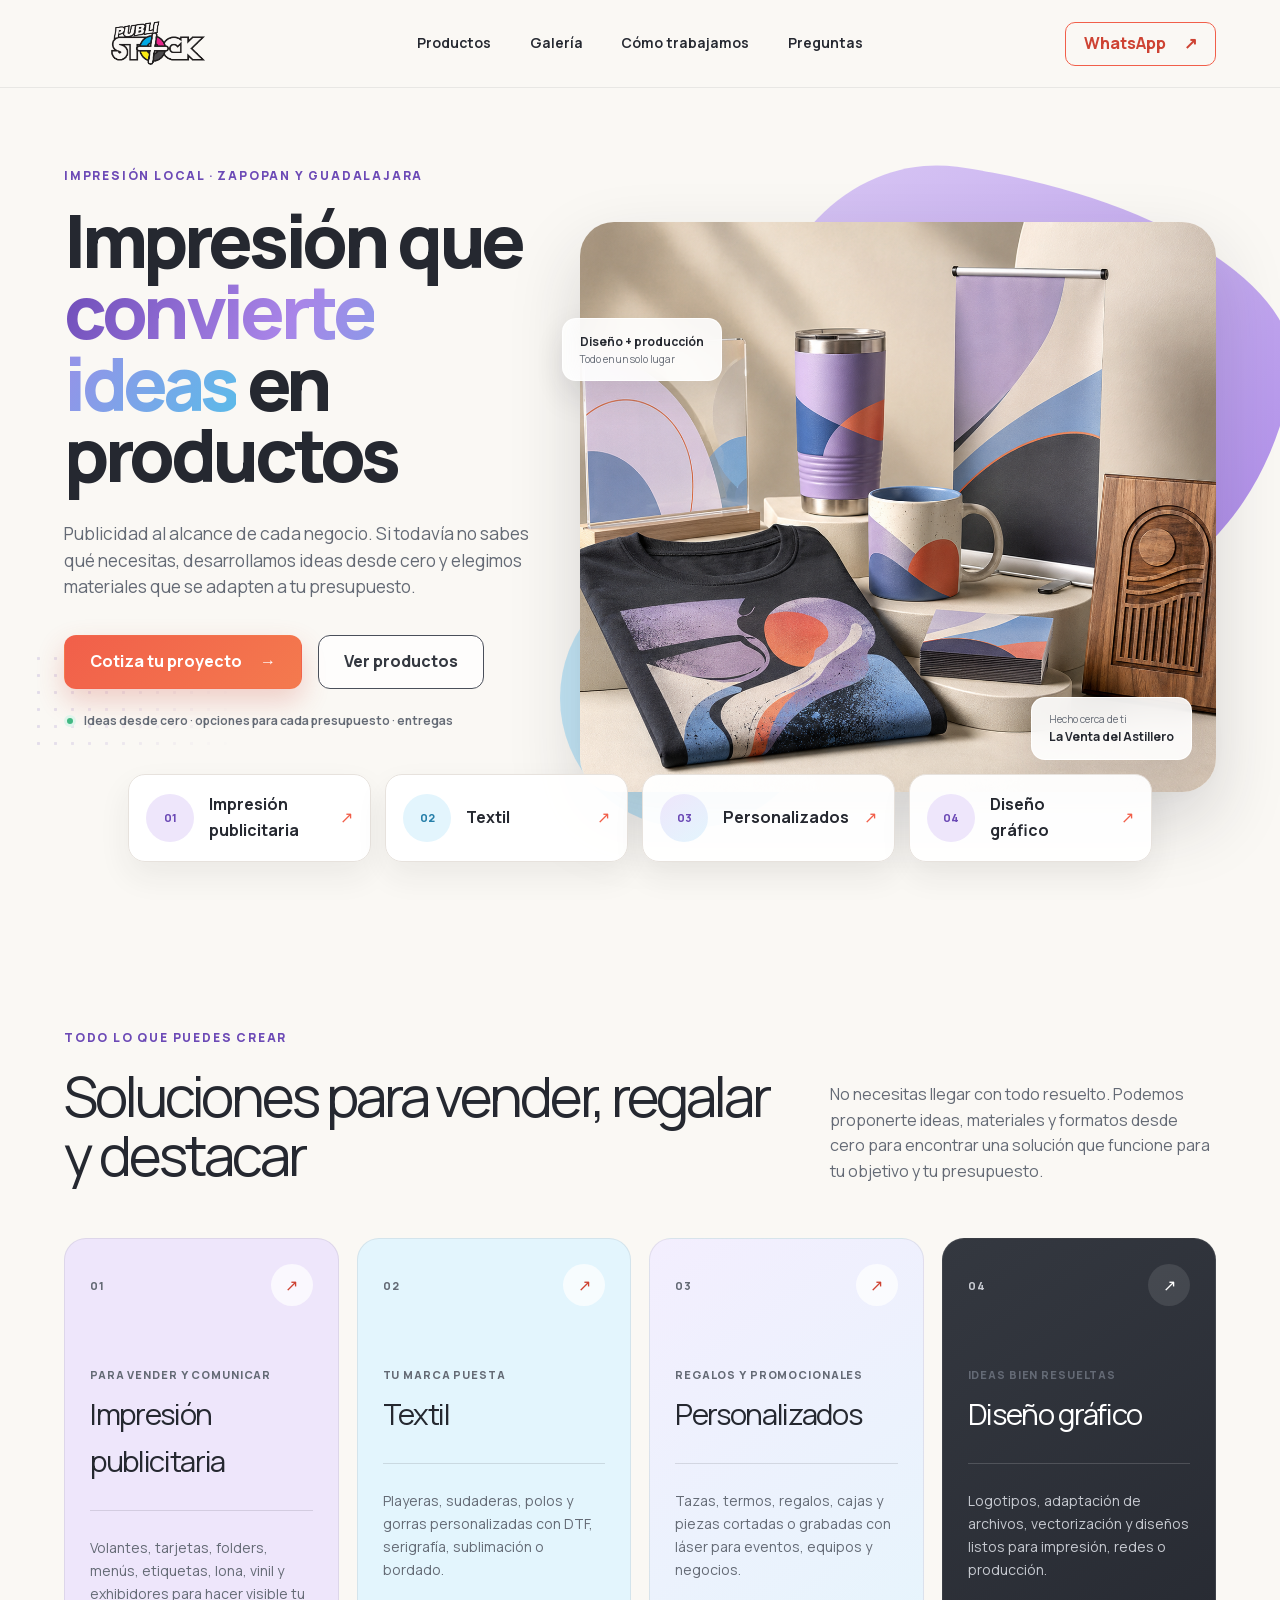
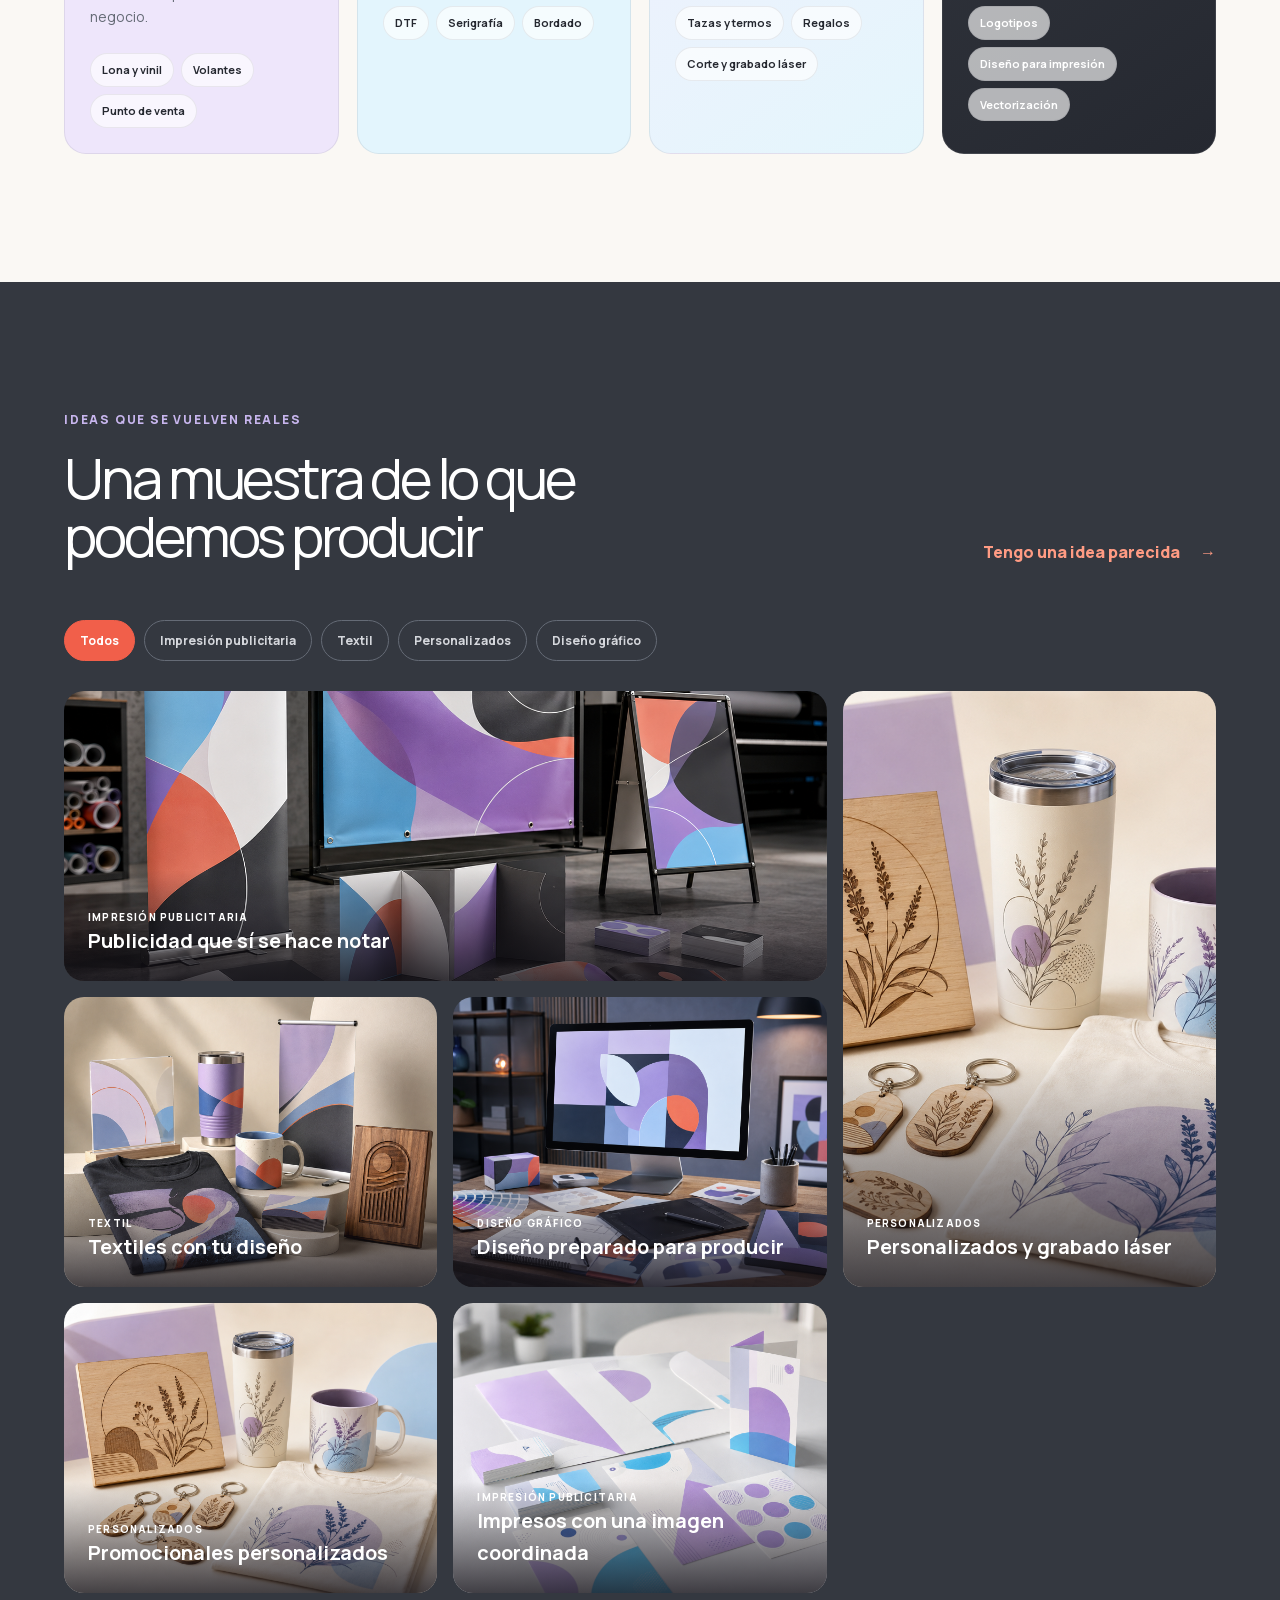
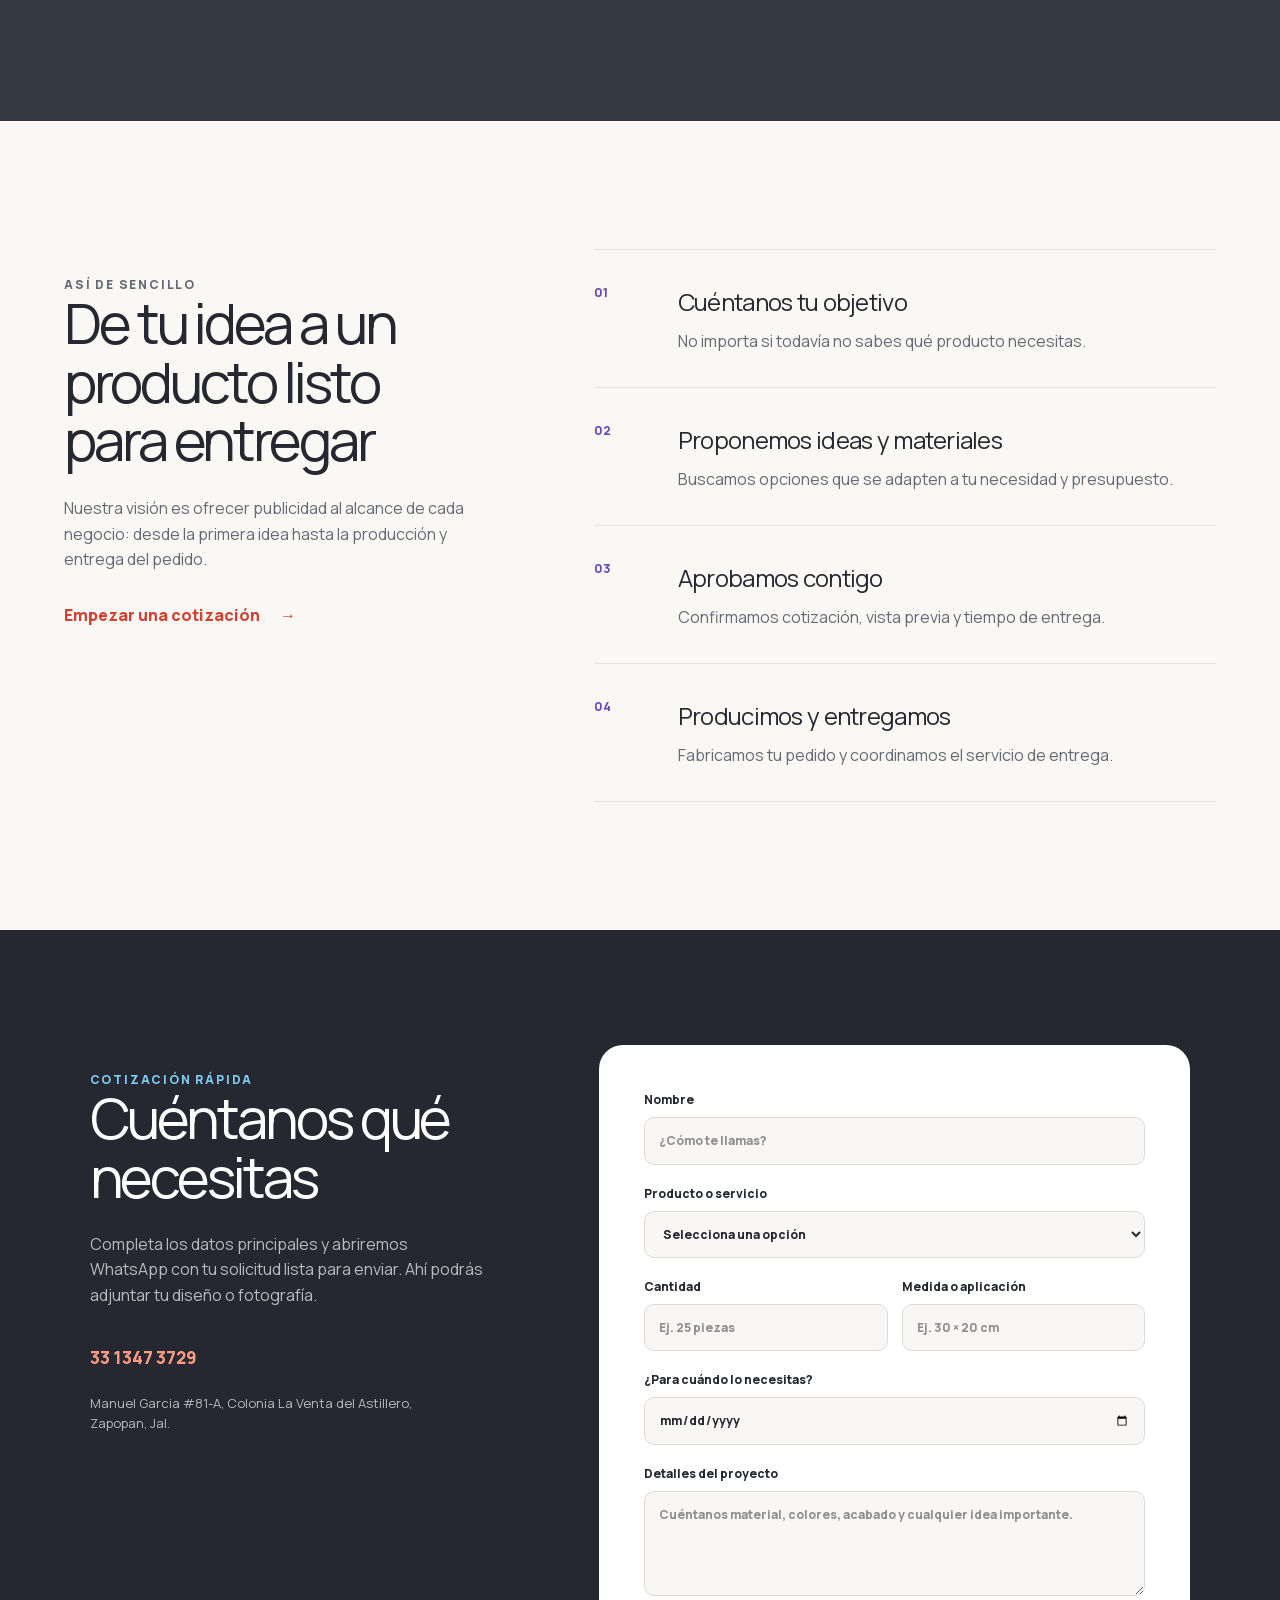
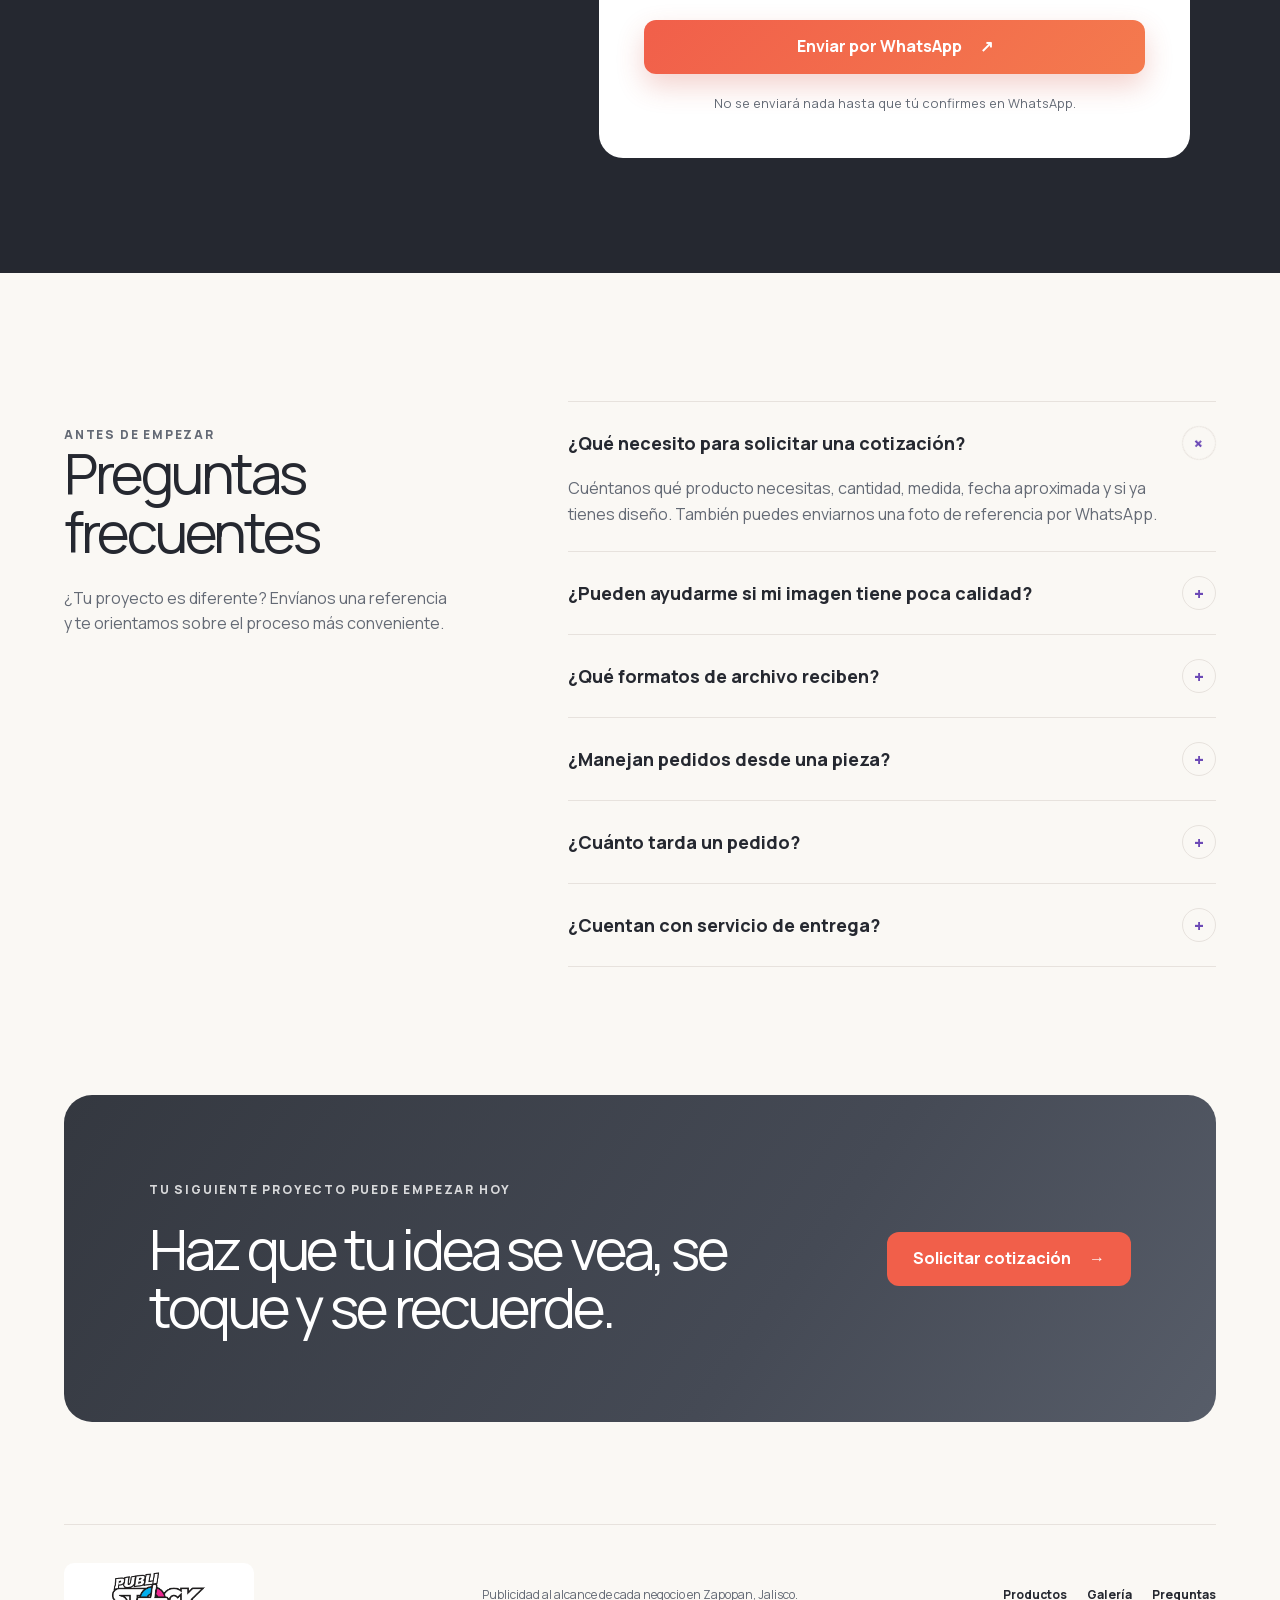
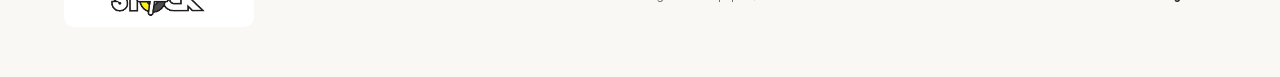
<file: index.html>
<!DOCTYPE html><html lang="es"><head><meta charSet="utf-8"/><meta name="viewport" content="width=device-width, initial-scale=1"/><link rel="preload" href="/_next/static/media/a343f882a40d2cc9-s.p.0kho-wj7-y-w1.woff2" as="font" crossorigin="" type="font/woff2"/><link rel="preload" as="image" href="/logo-publi-stock.webp"/><link rel="preload" as="image" href="/images/hero-productos-v2.png"/><link rel="stylesheet" href="/_next/static/chunks/0c._jbwckanuw.css" data-precedence="next"/><link rel="preload" as="script" fetchPriority="low" href="/_next/static/chunks/11qk_vpw_zwkf.js"/><script src="/_next/static/chunks/0d-5~.f~0wtco.js" async=""></script><script src="/_next/static/chunks/10u3y4bw1ayzs.js" async=""></script><script src="/_next/static/chunks/turbopack-0e47rfx~.~3-8.js" async=""></script><script src="/_next/static/chunks/0fsi8lw5utejl.js" async=""></script><script src="/_next/static/chunks/0d3tkj33oycf2.js" async=""></script><script src="/_next/static/chunks/0k.ggf.jw8zp5.js" async=""></script><meta name="next-size-adjust" content=""/><title>Publi Stock | Publicidad e impresión en Zapopan</title><meta name="description" content="Publicidad al alcance de cada negocio: diseño, impresión, personalizados, textiles y corte láser en La Venta del Astillero, Zapopan."/><meta name="codex-preview" content="development"/><link rel="shortcut icon" href="/favicon.svg"/><link rel="icon" href="/favicon.svg"/><script src="/_next/static/chunks/03~yq9q893hmn.js" noModule=""></script></head><body class="manrope_de7b2fa9-module__1ltb7q__variable antialiased"><div hidden=""><!--$--><!--/$--></div><main><header class="site-header"><a class="brand" href="#inicio" aria-label="Ir al inicio"><img alt="Publi Stock" width="320" height="185" decoding="async" data-nimg="1" class="brand-logo" style="color:transparent" src="/logo-publi-stock.webp"/></a><nav class="desktop-nav" aria-label="Navegación principal"><a href="#productos">Productos</a><a href="#galeria">Galería</a><a href="#proceso">Cómo trabajamos</a><a href="#preguntas">Preguntas</a></nav><a class="button button-small button-outline" href="https://wa.me/523313473729" target="_blank" rel="noreferrer">WhatsApp <span aria-hidden="true">↗</span></a></header><section class="hero" id="inicio"><div class="hero-copy reveal"><p class="eyebrow">Impresión local · Zapopan y Guadalajara</p><h1>Impresión que <span>convierte ideas</span> en productos</h1><p class="hero-description">Publicidad al alcance de cada negocio. Si todavía no sabes qué necesitas, desarrollamos ideas desde cero y elegimos materiales que se adapten a tu presupuesto.</p><div class="hero-actions"><a class="button button-primary" href="#cotiza">Cotiza tu proyecto <span aria-hidden="true">→</span></a><a class="button button-secondary" href="#productos">Ver productos</a></div><div class="hero-note"><span class="status-dot" aria-hidden="true"></span>Ideas desde cero · opciones para cada presupuesto · entregas</div></div><div class="hero-visual reveal reveal-delay" aria-hidden="true"><div class="hero-shape hero-shape-one"></div><div class="hero-shape hero-shape-two"></div><img alt="" width="1200" height="900" decoding="async" data-nimg="1" style="color:transparent" src="/images/hero-productos-v2.png"/><div class="floating-label floating-label-top"><strong>Diseño + producción</strong><span>Todo en un solo lugar</span></div><div class="floating-label floating-label-bottom"><span>Hecho cerca de ti</span><strong>La Venta del Astillero</strong></div></div><div class="hero-categories" aria-label="Categorías principales"><a href="#impresion"><span class="category-number lilac">0<!-- -->1</span><strong>Impresión publicitaria</strong><span class="category-arrow" aria-hidden="true">↗</span></a><a href="#textil"><span class="category-number blue">0<!-- -->2</span><strong>Textil</strong><span class="category-arrow" aria-hidden="true">↗</span></a><a href="#personalizados"><span class="category-number mixed">0<!-- -->3</span><strong>Personalizados</strong><span class="category-arrow" aria-hidden="true">↗</span></a><a href="#diseno"><span class="category-number graphite">0<!-- -->4</span><strong>Diseño gráfico</strong><span class="category-arrow" aria-hidden="true">↗</span></a></div></section><section class="section products-section" id="productos"><div class="section-heading"><div><p class="eyebrow">Todo lo que puedes crear</p><h2>Soluciones para vender, regalar y destacar</h2></div><p>No necesitas llegar con todo resuelto. Podemos proponerte ideas, materiales y formatos desde cero para encontrar una solución que funcione para tu objetivo y tu presupuesto.</p></div><div class="product-grid"><article class="product-card product-lilac" id="impresion"><div class="product-card-top"><span>0<!-- -->1</span><a href="#cotiza" aria-label="Cotizar Impresión publicitaria">↗</a></div><p>Para vender y comunicar</p><h3>Impresión publicitaria</h3><div class="product-divider"></div><p class="product-description">Volantes, tarjetas, folders, menús, etiquetas, lona, vinil y exhibidores para hacer visible tu negocio.</p><ul><li>Lona y vinil</li><li>Volantes</li><li>Punto de venta</li></ul></article><article class="product-card product-blue" id="textil"><div class="product-card-top"><span>0<!-- -->2</span><a href="#cotiza" aria-label="Cotizar Textil">↗</a></div><p>Tu marca puesta</p><h3>Textil</h3><div class="product-divider"></div><p class="product-description">Playeras, sudaderas, polos y gorras personalizadas con DTF, serigrafía, sublimación o bordado.</p><ul><li>DTF</li><li>Serigrafía</li><li>Bordado</li></ul></article><article class="product-card product-mixed" id="personalizados"><div class="product-card-top"><span>0<!-- -->3</span><a href="#cotiza" aria-label="Cotizar Personalizados">↗</a></div><p>Regalos y promocionales</p><h3>Personalizados</h3><div class="product-divider"></div><p class="product-description">Tazas, termos, regalos, cajas y piezas cortadas o grabadas con láser para eventos, equipos y negocios.</p><ul><li>Tazas y termos</li><li>Regalos</li><li>Corte y grabado láser</li></ul></article><article class="product-card product-graphite" id="diseno"><div class="product-card-top"><span>0<!-- -->4</span><a href="#cotiza" aria-label="Cotizar Diseño gráfico">↗</a></div><p>Ideas bien resueltas</p><h3>Diseño gráfico</h3><div class="product-divider"></div><p class="product-description">Logotipos, adaptación de archivos, vectorización y diseños listos para impresión, redes o producción.</p><ul><li>Logotipos</li><li>Diseño para impresión</li><li>Vectorización</li></ul></article></div></section><section class="section gallery-section" id="galeria"><div class="section-heading gallery-heading"><div><p class="eyebrow">Ideas que se vuelven reales</p><h2>Una muestra de lo que podemos producir</h2></div><a class="text-link" href="#cotiza">Tengo una idea parecida <span aria-hidden="true">→</span></a></div><div class="filter-row" role="group" aria-label="Filtrar galería"><button class="active" type="button" aria-pressed="true">Todos</button><button class="" type="button" aria-pressed="false">Impresión publicitaria</button><button class="" type="button" aria-pressed="false">Textil</button><button class="" type="button" aria-pressed="false">Personalizados</button><button class="" type="button" aria-pressed="false">Diseño gráfico</button></div><div class="gallery-grid" aria-live="polite"><article class="gallery-card gallery-wide"><img alt="" loading="lazy" width="900" height="675" decoding="async" data-nimg="1" style="color:transparent" src="/images/galeria-publicitaria-v2.png"/><div class="gallery-overlay"><span>Impresión publicitaria</span><strong>Publicidad que sí se hace notar</strong></div></article><article class="gallery-card gallery-tall"><img alt="" loading="lazy" width="900" height="675" decoding="async" data-nimg="1" style="color:transparent" src="/images/galeria-personalizados.png"/><div class="gallery-overlay"><span>Personalizados</span><strong>Personalizados y grabado láser</strong></div></article><article class="gallery-card "><img alt="" loading="lazy" width="900" height="675" decoding="async" data-nimg="1" style="color:transparent" src="/images/hero-productos-v2.png"/><div class="gallery-overlay"><span>Textil</span><strong>Textiles con tu diseño</strong></div></article><article class="gallery-card "><img alt="" loading="lazy" width="900" height="675" decoding="async" data-nimg="1" style="color:transparent" src="/images/galeria-diseno-v2.png"/><div class="gallery-overlay"><span>Diseño gráfico</span><strong>Diseño preparado para producir</strong></div></article><article class="gallery-card gallery-crop-sublimation"><img alt="" loading="lazy" width="900" height="675" decoding="async" data-nimg="1" style="color:transparent" src="/images/galeria-personalizados.png"/><div class="gallery-overlay"><span>Personalizados</span><strong>Promocionales personalizados</strong></div></article><article class="gallery-card "><img alt="" loading="lazy" width="900" height="675" decoding="async" data-nimg="1" style="color:transparent" src="/images/galeria-impresion.png"/><div class="gallery-overlay"><span>Impresión publicitaria</span><strong>Impresos con una imagen coordinada</strong></div></article></div></section><section class="section process-section" id="proceso"><div class="process-intro"><p class="eyebrow">Así de sencillo</p><h2>De tu idea a un producto listo para entregar</h2><p>Nuestra visión es ofrecer publicidad al alcance de cada negocio: desde la primera idea hasta la producción y entrega del pedido.</p><a class="text-link" href="#cotiza">Empezar una cotización <span aria-hidden="true">→</span></a></div><ol class="process-list"><li><span>01</span><div><h3>Cuéntanos tu objetivo</h3><p>No importa si todavía no sabes qué producto necesitas.</p></div></li><li><span>02</span><div><h3>Proponemos ideas y materiales</h3><p>Buscamos opciones que se adapten a tu necesidad y presupuesto.</p></div></li><li><span>03</span><div><h3>Aprobamos contigo</h3><p>Confirmamos cotización, vista previa y tiempo de entrega.</p></div></li><li><span>04</span><div><h3>Producimos y entregamos</h3><p>Fabricamos tu pedido y coordinamos el servicio de entrega.</p></div></li></ol></section><section class="quote-section" id="cotiza"><div class="quote-copy"><p class="eyebrow">Cotización rápida</p><h2>Cuéntanos qué necesitas</h2><p>Completa los datos principales y abriremos WhatsApp con tu solicitud lista para enviar. Ahí podrás adjuntar tu diseño o fotografía.</p><div class="contact-list"><a href="https://wa.me/523313473729">33 1347 3729</a><address>Manuel Garcia #81-A, Colonia La Venta del Astillero, Zapopan, Jal.</address></div></div><form class="quote-form"><label>Nombre<input placeholder="¿Cómo te llamas?" required="" name="name"/></label><label>Producto o servicio<select name="service" required=""><option value="" disabled="" selected="">Selecciona una opción</option><option>Impresión publicitaria</option><option>Textil / DTF / Serigrafía</option><option>Personalizados / Sublimación / Láser</option><option>Diseño gráfico</option><option>Otro proyecto</option></select></label><div class="form-row"><label>Cantidad<input placeholder="Ej. 25 piezas" required="" name="quantity"/></label><label>Medida o aplicación<input placeholder="Ej. 30 × 20 cm" name="size"/></label></div><label>¿Para cuándo lo necesitas?<input type="date" name="date"/></label><label>Detalles del proyecto<textarea name="details" placeholder="Cuéntanos material, colores, acabado y cualquier idea importante." rows="4" required=""></textarea></label><button class="button button-primary submit-button" type="submit">Enviar por WhatsApp <span aria-hidden="true">↗</span></button><small>No se enviará nada hasta que tú confirmes en WhatsApp.</small></form></section><section class="section faq-section" id="preguntas"><div class="faq-heading"><p class="eyebrow">Antes de empezar</p><h2>Preguntas frecuentes</h2><p>¿Tu proyecto es diferente? Envíanos una referencia y te orientamos sobre el proceso más conveniente.</p></div><div class="faq-list"><details open=""><summary>¿Qué necesito para solicitar una cotización?<!-- --> <span aria-hidden="true">+</span></summary><p>Cuéntanos qué producto necesitas, cantidad, medida, fecha aproximada y si ya tienes diseño. También puedes enviarnos una foto de referencia por WhatsApp.</p></details><details><summary>¿Pueden ayudarme si mi imagen tiene poca calidad?<!-- --> <span aria-hidden="true">+</span></summary><p>Sí. Revisamos tu archivo y, cuando hace falta, podemos limpiarlo, reconstruirlo, vectorizarlo o regenerarlo antes de producir.</p></details><details><summary>¿Qué formatos de archivo reciben?<!-- --> <span aria-hidden="true">+</span></summary><p>Trabajamos con PDF, CDR, AI, SVG, PNG y JPG. Para impresión recomendamos archivos a buena resolución y, cuando aplica, con fondo transparente.</p></details><details><summary>¿Manejan pedidos desde una pieza?<!-- --> <span aria-hidden="true">+</span></summary><p>Sí, varios productos personalizados pueden realizarse desde una pieza. Otros procesos, como serigrafía u offset, funcionan mejor por volumen.</p></details><details><summary>¿Cuánto tarda un pedido?<!-- --> <span aria-hidden="true">+</span></summary><p>Depende del producto, cantidad y acabado. Al cotizar confirmamos el tiempo real antes de iniciar para que puedas planear tu entrega.</p></details><details><summary>¿Cuentan con servicio de entrega?<!-- --> <span aria-hidden="true">+</span></summary><p>Sí. Podemos coordinar la entrega de tu pedido. Al cotizar confirmamos cobertura, condiciones y costo según la ubicación y el tipo de producto.</p></details></div></section><section class="final-cta"><div><p class="eyebrow">Tu siguiente proyecto puede empezar hoy</p><h2>Haz que tu idea se vea, se toque y se recuerde.</h2></div><a class="button button-light" href="#cotiza">Solicitar cotización <span aria-hidden="true">→</span></a></section><footer><a class="brand footer-brand" href="#inicio"><img alt="Publi Stock" loading="lazy" width="320" height="185" decoding="async" data-nimg="1" class="brand-logo footer-logo" style="color:transparent" src="/logo-publi-stock.webp"/></a><p>Publicidad al alcance de cada negocio en Zapopan, Jalisco.</p><div><a href="#productos">Productos</a><a href="#galeria">Galería</a><a href="#preguntas">Preguntas</a></div></footer><a class="mobile-whatsapp" href="https://wa.me/523313473729" target="_blank" rel="noreferrer" aria-label="Abrir WhatsApp para cotizar">WhatsApp</a></main><!--$--><!--/$--><script src="/_next/static/chunks/11qk_vpw_zwkf.js" id="_R_" async=""></script><script>(self.__next_f=self.__next_f||[]).push([0])</script><script>self.__next_f.push([1,"1:\"$Sreact.fragment\"\n2:I[39756,[\"/_next/static/chunks/0fsi8lw5utejl.js\",\"/_next/static/chunks/0d3tkj33oycf2.js\"],\"default\"]\n3:I[37457,[\"/_next/static/chunks/0fsi8lw5utejl.js\",\"/_next/static/chunks/0d3tkj33oycf2.js\"],\"default\"]\n4:I[47257,[\"/_next/static/chunks/0fsi8lw5utejl.js\",\"/_next/static/chunks/0d3tkj33oycf2.js\"],\"ClientPageRoot\"]\n5:I[31713,[\"/_next/static/chunks/0fsi8lw5utejl.js\",\"/_next/static/chunks/0d3tkj33oycf2.js\",\"/_next/static/chunks/0k.ggf.jw8zp5.js\"],\"default\"]\n8:I[97367,[\"/_next/static/chunks/0fsi8lw5utejl.js\",\"/_next/static/chunks/0d3tkj33oycf2.js\"],\"OutletBoundary\"]\n9:\"$Sreact.suspense\"\nb:I[97367,[\"/_next/static/chunks/0fsi8lw5utejl.js\",\"/_next/static/chunks/0d3tkj33oycf2.js\"],\"ViewportBoundary\"]\nd:I[97367,[\"/_next/static/chunks/0fsi8lw5utejl.js\",\"/_next/static/chunks/0d3tkj33oycf2.js\"],\"MetadataBoundary\"]\nf:I[68027,[\"/_next/static/chunks/0fsi8lw5utejl.js\",\"/_next/static/chunks/0d3tkj33oycf2.js\"],\"default\",1]\n:HL[\"/_next/static/chunks/0c._jbwckanuw.css\",\"style\"]\n:HL[\"/_next/static/media/a343f882a40d2cc9-s.p.0kho-wj7-y-w1.woff2\",\"font\",{\"crossOrigin\":\"\",\"type\":\"font/woff2\"}]\n"])</script><script>self.__next_f.push([1,"0:{\"P\":null,\"c\":[\"\",\"\"],\"q\":\"\",\"i\":false,\"f\":[[[\"\",{\"children\":[\"__PAGE__\",{}]},\"$undefined\",\"$undefined\",16],[[\"$\",\"$1\",\"c\",{\"children\":[[[\"$\",\"link\",\"0\",{\"rel\":\"stylesheet\",\"href\":\"/_next/static/chunks/0c._jbwckanuw.css\",\"precedence\":\"next\",\"crossOrigin\":\"$undefined\",\"nonce\":\"$undefined\"}],[\"$\",\"script\",\"script-0\",{\"src\":\"/_next/static/chunks/0fsi8lw5utejl.js\",\"async\":true,\"nonce\":\"$undefined\"}],[\"$\",\"script\",\"script-1\",{\"src\":\"/_next/static/chunks/0d3tkj33oycf2.js\",\"async\":true,\"nonce\":\"$undefined\"}]],[\"$\",\"html\",null,{\"lang\":\"es\",\"children\":[\"$\",\"body\",null,{\"className\":\"manrope_de7b2fa9-module__1ltb7q__variable antialiased\",\"children\":[\"$\",\"$L2\",null,{\"parallelRouterKey\":\"children\",\"error\":\"$undefined\",\"errorStyles\":\"$undefined\",\"errorScripts\":\"$undefined\",\"template\":[\"$\",\"$L3\",null,{}],\"templateStyles\":\"$undefined\",\"templateScripts\":\"$undefined\",\"notFound\":[[[\"$\",\"title\",null,{\"children\":\"404: This page could not be found.\"}],[\"$\",\"div\",null,{\"style\":{\"fontFamily\":\"system-ui,\\\"Segoe UI\\\",Roboto,Helvetica,Arial,sans-serif,\\\"Apple Color Emoji\\\",\\\"Segoe UI Emoji\\\"\",\"height\":\"100vh\",\"textAlign\":\"center\",\"display\":\"flex\",\"flexDirection\":\"column\",\"alignItems\":\"center\",\"justifyContent\":\"center\"},\"children\":[\"$\",\"div\",null,{\"children\":[[\"$\",\"style\",null,{\"dangerouslySetInnerHTML\":{\"__html\":\"body{color:#000;background:#fff;margin:0}.next-error-h1{border-right:1px solid rgba(0,0,0,.3)}@media (prefers-color-scheme:dark){body{color:#fff;background:#000}.next-error-h1{border-right:1px solid rgba(255,255,255,.3)}}\"}}],[\"$\",\"h1\",null,{\"className\":\"next-error-h1\",\"style\":{\"display\":\"inline-block\",\"margin\":\"0 20px 0 0\",\"padding\":\"0 23px 0 0\",\"fontSize\":24,\"fontWeight\":500,\"verticalAlign\":\"top\",\"lineHeight\":\"49px\"},\"children\":404}],[\"$\",\"div\",null,{\"style\":{\"display\":\"inline-block\"},\"children\":[\"$\",\"h2\",null,{\"style\":{\"fontSize\":14,\"fontWeight\":400,\"lineHeight\":\"49px\",\"margin\":0},\"children\":\"This page could not be found.\"}]}]]}]}]],[]],\"forbidden\":\"$undefined\",\"unauthorized\":\"$undefined\"}]}]}]]}],{\"children\":[[\"$\",\"$1\",\"c\",{\"children\":[[\"$\",\"$L4\",null,{\"Component\":\"$5\",\"serverProvidedParams\":{\"searchParams\":{},\"params\":{},\"promises\":[\"$@6\",\"$@7\"]}}],[[\"$\",\"script\",\"script-0\",{\"src\":\"/_next/static/chunks/0k.ggf.jw8zp5.js\",\"async\":true,\"nonce\":\"$undefined\"}]],[\"$\",\"$L8\",null,{\"children\":[\"$\",\"$9\",null,{\"name\":\"Next.MetadataOutlet\",\"children\":\"$@a\"}]}]]}],{},null,false,null]},null,false,null],[\"$\",\"$1\",\"h\",{\"children\":[null,[\"$\",\"$Lb\",null,{\"children\":\"$Lc\"}],[\"$\",\"div\",null,{\"hidden\":true,\"children\":[\"$\",\"$Ld\",null,{\"children\":[\"$\",\"$9\",null,{\"name\":\"Next.Metadata\",\"children\":\"$Le\"}]}]}],[\"$\",\"meta\",null,{\"name\":\"next-size-adjust\",\"content\":\"\"}]]}],false]],\"m\":\"$undefined\",\"G\":[\"$f\",[[\"$\",\"link\",\"0\",{\"rel\":\"stylesheet\",\"href\":\"/_next/static/chunks/0c._jbwckanuw.css\",\"precedence\":\"next\",\"crossOrigin\":\"$undefined\",\"nonce\":\"$undefined\"}]]],\"S\":true,\"h\":null,\"s\":\"$undefined\",\"l\":\"$undefined\",\"p\":\"$undefined\",\"d\":\"$undefined\",\"b\":\"KdBoRgvqkqeeyR5KUdOBM\"}\n"])</script><script>self.__next_f.push([1,"6:{}\n7:\"$0:f:0:1:1:children:0:props:children:0:props:serverProvidedParams:params\"\n"])</script><script>self.__next_f.push([1,"c:[[\"$\",\"meta\",\"0\",{\"charSet\":\"utf-8\"}],[\"$\",\"meta\",\"1\",{\"name\":\"viewport\",\"content\":\"width=device-width, initial-scale=1\"}]]\n"])</script><script>self.__next_f.push([1,"10:I[27201,[\"/_next/static/chunks/0fsi8lw5utejl.js\",\"/_next/static/chunks/0d3tkj33oycf2.js\"],\"IconMark\"]\na:null\ne:[[\"$\",\"title\",\"0\",{\"children\":\"Publi Stock | Publicidad e impresión en Zapopan\"}],[\"$\",\"meta\",\"1\",{\"name\":\"description\",\"content\":\"Publicidad al alcance de cada negocio: diseño, impresión, personalizados, textiles y corte láser en La Venta del Astillero, Zapopan.\"}],[\"$\",\"meta\",\"2\",{\"name\":\"codex-preview\",\"content\":\"development\"}],[\"$\",\"link\",\"3\",{\"rel\":\"shortcut icon\",\"href\":\"/favicon.svg\"}],[\"$\",\"link\",\"4\",{\"rel\":\"icon\",\"href\":\"/favicon.svg\"}],[\"$\",\"$L10\",\"5\",{}]]\n"])</script></body></html>
</file>
<file: _next/static/chunks/0c._jbwckanuw.css>
@font-face{font-family:Manrope;font-style:normal;font-weight:200 800;font-display:swap;src:url(../media/a342834df7752944-s.10ev4cu2inrn-.woff2)format("woff2");unicode-range:U+460-52F,U+1C80-1C8A,U+20B4,U+2DE0-2DFF,U+A640-A69F,U+FE2E-FE2F}@font-face{font-family:Manrope;font-style:normal;font-weight:200 800;font-display:swap;src:url(../media/d3fe2f289711ac3f-s.0i6ci0u~g4zml.woff2)format("woff2");unicode-range:U+301,U+400-45F,U+490-491,U+4B0-4B1,U+2116}@font-face{font-family:Manrope;font-style:normal;font-weight:200 800;font-display:swap;src:url(../media/58c4895d0a0ef7cc-s.0x1a9yg0jkq20.woff2)format("woff2");unicode-range:U+370-377,U+37A-37F,U+384-38A,U+38C,U+38E-3A1,U+3A3-3FF}@font-face{font-family:Manrope;font-style:normal;font-weight:200 800;font-display:swap;src:url(../media/bfc7db5c00d21bc5-s.0dyk20wuvya7a.woff2)format("woff2");unicode-range:U+102-103,U+110-111,U+128-129,U+168-169,U+1A0-1A1,U+1AF-1B0,U+300-301,U+303-304,U+308-309,U+323,U+329,U+1EA0-1EF9,U+20AB}@font-face{font-family:Manrope;font-style:normal;font-weight:200 800;font-display:swap;src:url(../media/6ab0db14f70d8ed6-s.0ctuso5mgh_i..woff2)format("woff2");unicode-range:U+100-2BA,U+2BD-2C5,U+2C7-2CC,U+2CE-2D7,U+2DD-2FF,U+304,U+308,U+329,U+1D00-1DBF,U+1E00-1E9F,U+1EF2-1EFF,U+2020,U+20A0-20AB,U+20AD-20C0,U+2113,U+2C60-2C7F,U+A720-A7FF}@font-face{font-family:Manrope;font-style:normal;font-weight:200 800;font-display:swap;src:url(../media/a343f882a40d2cc9-s.p.0kho-wj7-y-w1.woff2)format("woff2");unicode-range:U+??,U+131,U+152-153,U+2BB-2BC,U+2C6,U+2DA,U+2DC,U+304,U+308,U+329,U+2000-206F,U+20AC,U+2122,U+2191,U+2193,U+2212,U+2215,U+FEFF,U+FFFD}@font-face{font-family:Manrope Fallback;src:local(Arial);ascent-override:103.31%;descent-override:29.07%;line-gap-override:0.0%;size-adjust:103.19%}.manrope_de7b2fa9-module__1ltb7q__className{font-family:Manrope,Manrope Fallback;font-style:normal}.manrope_de7b2fa9-module__1ltb7q__variable{--font-manrope:"Manrope", "Manrope Fallback"}
@layer properties{@supports (((-webkit-hyphens:none)) and (not (margin-trim:inline))) or ((-moz-orient:inline) and (not (color:rgb(from red r g b)))){*,:before,:after,::backdrop{--tw-blur:initial;--tw-brightness:initial;--tw-contrast:initial;--tw-grayscale:initial;--tw-hue-rotate:initial;--tw-invert:initial;--tw-opacity:initial;--tw-saturate:initial;--tw-sepia:initial;--tw-drop-shadow:initial;--tw-drop-shadow-color:initial;--tw-drop-shadow-alpha:100%;--tw-drop-shadow-size:initial}}}@layer theme{:root,:host{--font-sans:ui-sans-serif, system-ui, sans-serif, "Apple Color Emoji", "Segoe UI Emoji", "Segoe UI Symbol", "Noto Color Emoji";--font-mono:ui-monospace, SFMono-Regular, Menlo, Monaco, Consolas, "Liberation Mono", "Courier New", monospace;--spacing:.25rem;--default-font-family:var(--font-sans);--default-mono-font-family:var(--font-mono)}}@layer base{*,:after,:before,::backdrop{box-sizing:border-box;border:0 solid;margin:0;padding:0}::file-selector-button{box-sizing:border-box;border:0 solid;margin:0;padding:0}html,:host{-webkit-text-size-adjust:100%;tab-size:4;line-height:1.5;font-family:var(--default-font-family,ui-sans-serif, system-ui, sans-serif, "Apple Color Emoji", "Segoe UI Emoji", "Segoe UI Symbol", "Noto Color Emoji");font-feature-settings:var(--default-font-feature-settings,normal);font-variation-settings:var(--default-font-variation-settings,normal);-webkit-tap-highlight-color:transparent}hr{height:0;color:inherit;border-top-width:1px}abbr:where([title]){-webkit-text-decoration:underline dotted;text-decoration:underline dotted}h1,h2,h3,h4,h5,h6{font-size:inherit;font-weight:inherit}a{color:inherit;-webkit-text-decoration:inherit;-webkit-text-decoration:inherit;-webkit-text-decoration:inherit;-webkit-text-decoration:inherit;text-decoration:inherit}b,strong{font-weight:bolder}code,kbd,samp,pre{font-family:var(--default-mono-font-family,ui-monospace, SFMono-Regular, Menlo, Monaco, Consolas, "Liberation Mono", "Courier New", monospace);font-feature-settings:var(--default-mono-font-feature-settings,normal);font-variation-settings:var(--default-mono-font-variation-settings,normal);font-size:1em}small{font-size:80%}sub,sup{vertical-align:baseline;font-size:75%;line-height:0;position:relative}sub{bottom:-.25em}sup{top:-.5em}table{text-indent:0;border-color:inherit;border-collapse:collapse}:-moz-focusring{outline:auto}progress{vertical-align:baseline}summary{display:list-item}ol,ul,menu{list-style:none}img,svg,video,canvas,audio,iframe,embed,object{vertical-align:middle;display:block}img,video{max-width:100%;height:auto}button,input,select,optgroup,textarea{font:inherit;font-feature-settings:inherit;font-variation-settings:inherit;letter-spacing:inherit;color:inherit;opacity:1;background-color:#0000;border-radius:0}::file-selector-button{font:inherit;font-feature-settings:inherit;font-variation-settings:inherit;letter-spacing:inherit;color:inherit;opacity:1;background-color:#0000;border-radius:0}:where(select:is([multiple],[size])) optgroup{font-weight:bolder}:where(select:is([multiple],[size])) optgroup option{padding-inline-start:20px}::file-selector-button{margin-inline-end:4px}::placeholder{opacity:1}@supports (not ((-webkit-appearance:-apple-pay-button))) or (contain-intrinsic-size:1px){::placeholder{color:currentColor}@supports (color:color-mix(in lab, red, red)){::placeholder{color:color-mix(in oklab, currentcolor 50%, transparent)}}}textarea{resize:vertical}::-webkit-search-decoration{-webkit-appearance:none}::-webkit-date-and-time-value{min-height:1lh;text-align:inherit}::-webkit-datetime-edit{display:inline-flex}::-webkit-datetime-edit-fields-wrapper{padding:0}::-webkit-datetime-edit{padding-block:0}::-webkit-datetime-edit-year-field{padding-block:0}::-webkit-datetime-edit-month-field{padding-block:0}::-webkit-datetime-edit-day-field{padding-block:0}::-webkit-datetime-edit-hour-field{padding-block:0}::-webkit-datetime-edit-minute-field{padding-block:0}::-webkit-datetime-edit-second-field{padding-block:0}::-webkit-datetime-edit-millisecond-field{padding-block:0}::-webkit-datetime-edit-meridiem-field{padding-block:0}::-webkit-calendar-picker-indicator{line-height:1}:-moz-ui-invalid{box-shadow:none}button,input:where([type=button],[type=reset],[type=submit]){appearance:button}::file-selector-button{appearance:button}::-webkit-inner-spin-button{height:auto}::-webkit-outer-spin-button{height:auto}[hidden]:where(:not([hidden=until-found])){display:none!important}}@layer components;@layer utilities{.visible{visibility:visible}.relative{position:relative}.start{inset-inline-start:var(--spacing)}.table{display:table}.antialiased{-webkit-font-smoothing:antialiased;-moz-osx-font-smoothing:grayscale}.filter{filter:var(--tw-blur,) var(--tw-brightness,) var(--tw-contrast,) var(--tw-grayscale,) var(--tw-hue-rotate,) var(--tw-invert,) var(--tw-saturate,) var(--tw-sepia,) var(--tw-drop-shadow,)}}:root{--ink:#252830;--graphite:#343840;--graphite-soft:#4a4f5a;--muted:#646a75;--paper:#faf8f4;--white:#fff;--lilac:#a985e8;--lilac-deep:#6c4ab6;--lilac-light:#eee6fb;--sky:#7ccdf4;--sky-light:#e3f5fd;--line:#e7e2dd;--sand:#ead8bc;--coral:#f15f4a;--coral-dark:#ce4333;--coral-light:#ffe7e1}*{box-sizing:border-box}html{scroll-behavior:smooth;scroll-padding-top:96px}body{background:var(--paper);color:var(--ink);font-family:var(--font-manrope), Arial, sans-serif;margin:0;font-size:16px;line-height:1.6}button,input,select,textarea{font:inherit}a{color:inherit;text-decoration:none}img{max-width:100%;display:block}.site-header{-webkit-backdrop-filter:blur(18px);backdrop-filter:blur(18px);z-index:50;background:#faf8f4e6;border-bottom:1px solid #20212614;grid-template-columns:1fr auto 1fr;align-items:center;height:88px;padding:0 clamp(24px,5vw,72px);display:grid;position:sticky;top:0;left:0;right:0}.brand{justify-self:start;align-items:center;width:190px;height:64px;display:inline-flex;overflow:hidden}.brand-logo{mix-blend-mode:multiply;object-fit:contain;object-position:center;width:184px;max-width:100%;height:62px}.desktop-nav{align-items:center;gap:clamp(22px,3vw,44px);display:flex}.desktop-nav a{font-size:14px;font-weight:650;position:relative}.desktop-nav a:after{background:linear-gradient(90deg, var(--lilac), var(--sky));content:"";transform-origin:0;width:100%;height:2px;transition:transform .18s;position:absolute;bottom:-9px;left:0;transform:scaleX(0)}.desktop-nav a:hover:after,.desktop-nav a:focus-visible:after{transform:scaleX(1)}.site-header>.button{justify-self:end}.button{cursor:pointer;border:1px solid #0000;border-radius:12px;justify-content:center;align-items:center;gap:18px;min-height:54px;padding:0 25px;font-weight:750;transition:transform .18s,box-shadow .18s,background .18s;display:inline-flex}.button:hover,.button:focus-visible{transform:translateY(-2px)}.button-small{border-radius:10px;min-height:44px;padding:0 18px}.button-outline{border-color:var(--coral);color:var(--coral-dark)}.button-primary{background:linear-gradient(135deg, var(--coral), #f47a4e);color:#fff;box-shadow:0 12px 28px #ce43333d}.button-primary:hover,.button-primary:focus-visible{background:linear-gradient(135deg, var(--coral-dark), var(--coral));box-shadow:0 16px 34px #ce43334d}.button-secondary{border-color:var(--graphite-soft);color:var(--graphite);background:#ffffffb3}.hero{grid-template-columns:minmax(0,.86fr) minmax(520px,1.14fr);gap:24px 36px;max-width:1500px;min-height:calc(100vh - 88px);margin:0 auto;padding:clamp(64px,8vh,100px) clamp(24px,5vw,72px) 34px;display:grid;position:relative;overflow:hidden}.hero:before{content:"";background-image:radial-gradient(circle,#6c4ab629 1.4px,#0000 1.5px);background-size:17px 17px;width:210px;height:100px;position:absolute;bottom:150px;left:30px;-webkit-mask-image:linear-gradient(90deg,#000,#0000);mask-image:linear-gradient(90deg,#000,#0000)}.hero-copy{z-index:2;align-self:center;padding-bottom:130px;position:relative}.eyebrow{color:var(--lilac-deep);letter-spacing:.15em;text-transform:uppercase;margin:0 0 20px;font-size:12px;font-weight:800}.hero h1{letter-spacing:-.06em;max-width:760px;margin:0;font-size:clamp(52px,5.7vw,86px);font-weight:800;line-height:.98}.hero h1 span{-webkit-background-clip:text;background:linear-gradient(120deg, var(--lilac-deep), var(--lilac) 48%, #59bce9);color:#0000;-webkit-background-clip:text;background-clip:text}.hero-description{color:var(--muted);max-width:640px;margin:30px 0 0;font-size:clamp(17px,1.35vw,21px);line-height:1.55}.hero-actions{flex-wrap:wrap;gap:16px;margin-top:34px;display:flex}.hero-note{color:var(--muted);align-items:center;gap:8px;margin-top:22px;font-size:12px;font-weight:650;display:flex}.status-dot{background:#42b883;border:3px solid #dff5eb;border-radius:50%;width:12px;height:12px}.hero-visual{align-self:center;min-height:610px;position:relative}.hero-visual>img{object-fit:cover;z-index:2;border-radius:34px;width:min(100%,760px);height:570px;position:absolute;top:14px;right:0;box-shadow:0 30px 70px #26222f2b}.hero-shape{position:absolute}.hero-shape-one{background:linear-gradient(145deg, #d9c8f4, var(--lilac));border-radius:32% 68% 48% 52%/44% 36% 64% 56%;width:530px;height:440px;top:-30px;right:-70px;transform:rotate(8deg)}.hero-shape-two{background:var(--sky);opacity:.45;border-radius:50%;width:260px;height:260px;bottom:-10px;left:-20px}.floating-label{-webkit-backdrop-filter:blur(12px);backdrop-filter:blur(12px);z-index:3;background:#ffffffe6;border:1px solid #ffffffe6;border-radius:14px;flex-direction:column;padding:13px 17px;display:flex;position:absolute;box-shadow:0 14px 34px #2021261f}.floating-label span{color:var(--muted);font-size:10px}.floating-label strong{font-size:12px}.floating-label-top{top:110px;left:-18px}.floating-label-bottom{bottom:58px;right:24px}.hero-categories{z-index:5;grid-column:1/-1;grid-template-columns:repeat(4,1fr);gap:14px;display:grid;position:absolute;bottom:38px;left:clamp(24px,5vw,72px);right:clamp(24px,5vw,72px)}.hero-categories a{border:1px solid var(--line);background:#fffffff0;border-radius:17px;grid-template-columns:auto 1fr auto;align-items:center;gap:15px;min-height:88px;padding:13px 17px;transition:transform .18s,box-shadow .18s;display:grid;box-shadow:0 14px 32px #2c273012}.hero-categories a:hover,.hero-categories a:focus-visible{transform:translateY(-4px);box-shadow:0 18px 36px #2c27301f}.category-number{background:var(--lilac-light);color:var(--lilac-deep);border-radius:50%;justify-content:center;align-items:center;width:48px;height:48px;font-size:11px;font-weight:800;display:flex}.category-number.blue,.category-number.sand{background:var(--sky-light);color:#267fa9}.category-number.mixed{background:linear-gradient(145deg, var(--lilac-light), var(--sky-light))}.category-arrow{color:var(--coral)}.section{max-width:1500px;margin:0 auto;padding:clamp(90px,10vw,150px) clamp(24px,5vw,72px)}.section-heading{grid-template-columns:1.3fr .7fr;align-items:end;gap:50px;margin-bottom:54px;display:grid}.section-heading h2,.process-intro h2,.quote-copy h2,.faq-heading h2,.final-cta h2{letter-spacing:-.055em;margin:0;font-size:clamp(38px,4.4vw,68px);line-height:1.04}.section-heading>p,.process-intro>p,.faq-heading>p,.quote-copy>p{color:var(--muted);max-width:620px;margin:0}.product-grid{grid-template-columns:repeat(4,1fr);gap:18px;display:grid}.product-card{border:1px solid #20212614;border-radius:22px;min-height:430px;padding:25px;transition:transform .2s,box-shadow .2s;position:relative;overflow:hidden}.product-card:hover{transform:translateY(-6px);box-shadow:0 24px 48px #26222f1c}.product-lilac{background:var(--lilac-light)}.product-blue{background:var(--sky-light)}.product-mixed{background:linear-gradient(145deg,#f3eefe,#e4f6fc)}.product-sand{background:#f5eadc}.product-graphite{background:linear-gradient(145deg, var(--graphite), #252830);color:#fff;border-color:#ffffff14}.product-graphite .product-card-top>span,.product-graphite>p:not(.product-description),.product-graphite .product-description{color:#c7cad1}.product-graphite .product-divider{background:#ffffff29}.product-graphite .product-card-top a,.product-graphite li{color:#fff;background:#ffffff1a;border-color:#ffffff1f}.product-card-top{justify-content:space-between;align-items:center;display:flex}.product-card-top>span{color:var(--muted);letter-spacing:.1em;font-size:11px;font-weight:800}.product-card-top a{width:42px;height:42px;color:var(--coral-dark);background:#ffffffb8;border-radius:50%;justify-content:center;align-items:center;display:flex}.product-card>p:not(.product-description){color:var(--muted);letter-spacing:.08em;text-transform:uppercase;margin:60px 0 7px;font-size:11px;font-weight:800}.product-card h3{letter-spacing:-.045em;margin:0;font-size:clamp(27px,2.3vw,36px)}.product-divider{background:#20212621;height:1px;margin:25px 0}.product-description{color:var(--muted);font-size:14px;line-height:1.65}.product-card ul{flex-wrap:wrap;gap:7px;margin:25px 0 0;padding:0;list-style:none;display:flex}.product-card li{background:#ffffffa6;border:1px solid #20212614;border-radius:999px;padding:7px 11px;font-size:11px;font-weight:700}.gallery-section{background:var(--graphite);color:#fff;max-width:none}.gallery-section .eyebrow{color:#c8b6ee}.gallery-section .text-link{color:#ff9b83}.gallery-section>*{max-width:1356px;margin-left:auto;margin-right:auto}.gallery-heading{align-items:end}.text-link{color:var(--coral-dark);justify-self:end;align-items:center;gap:20px;font-weight:800;display:inline-flex}.filter-row{flex-wrap:wrap;gap:9px;margin-bottom:30px;display:flex}.filter-row button{color:#d5d7dc;cursor:pointer;background:0 0;border:1px solid #656b76;border-radius:999px;padding:10px 15px;font-size:12px;font-weight:750}.filter-row button.active,.filter-row button:hover,.filter-row button:focus-visible{background:var(--coral);border-color:var(--coral);color:#fff}.gallery-grid{grid-template-columns:repeat(3,1fr);grid-auto-rows:290px;gap:16px;display:grid}.gallery-card{border-radius:20px;position:relative;overflow:hidden}.gallery-card img{object-fit:cover;width:100%;height:100%;transition:transform .5s}.gallery-card:hover img{transform:scale(1.04)}.gallery-wide{grid-column:span 2}.gallery-tall{grid-row:span 2}.gallery-crop-laser img{object-position:76% center}.gallery-crop-sublimation img{object-position:40% center}.gallery-overlay{color:#fff;background:linear-gradient(#0000 20%,#141219c7);flex-direction:column;justify-content:end;min-height:48%;padding:24px;display:flex;position:absolute;bottom:0;left:0;right:0}.gallery-overlay span{letter-spacing:.12em;text-transform:uppercase;font-size:10px;font-weight:800}.gallery-overlay strong{font-size:20px}.process-section{grid-template-columns:.8fr 1.2fr;gap:clamp(60px,9vw,150px);display:grid}.process-intro{align-self:start;position:sticky;top:130px}.process-intro>p{margin-top:26px}.process-intro .text-link{margin-top:30px}.process-list{margin:0;padding:0;list-style:none}.process-list li{border-top:1px solid var(--line);grid-template-columns:56px 1fr;gap:28px;padding:33px 0;display:grid}.process-list li:last-child{border-bottom:1px solid var(--line)}.process-list li>span{color:var(--lilac-deep);font-size:12px;font-weight:800}.process-list h3{letter-spacing:-.03em;margin:0 0 7px;font-size:24px}.process-list p{color:var(--muted);margin:0}.quote-section{color:#fff;background:#252830;grid-template-columns:.8fr 1.2fr;gap:clamp(60px,9vw,130px);max-width:1500px;margin:0 auto;padding:clamp(75px,9vw,130px) clamp(24px,7vw,110px);display:grid}.quote-copy{align-self:start;position:sticky;top:130px}.quote-copy .eyebrow{color:var(--sky)}.quote-copy>p{color:#b8bac2;margin-top:25px}.contact-list{flex-direction:column;gap:9px;margin-top:36px;display:flex}.contact-list a{color:#ff9b83;font-size:17px;font-weight:800}.contact-list address{color:#b8bac2;max-width:330px;margin-top:12px;font-size:13px;font-style:normal}.quote-form{color:var(--ink);background:#fff;border-radius:24px;gap:19px;padding:clamp(25px,4vw,45px);display:grid}.quote-form label{gap:8px;font-size:12px;font-weight:800;display:grid}.quote-form input,.quote-form select,.quote-form textarea{color:var(--ink);background:#f8f7f5;border:1px solid #dedbd6;border-radius:10px;outline:none;width:100%;padding:13px 14px;transition:border-color .16s,box-shadow .16s}.quote-form textarea{resize:vertical}.quote-form input:focus,.quote-form select:focus,.quote-form textarea:focus{border-color:var(--lilac);box-shadow:0 0 0 3px #a985e826}.form-row{grid-template-columns:1fr 1fr;gap:14px;display:grid}.submit-button{border:0;margin-top:5px}.quote-form>small{color:var(--muted);text-align:center}.faq-section{grid-template-columns:.75fr 1.25fr;gap:clamp(60px,9vw,140px);display:grid}.faq-heading>p{margin-top:24px}.faq-list details{border-top:1px solid var(--line);padding:24px 0}.faq-list details:last-child{border-bottom:1px solid var(--line)}.faq-list summary{cursor:pointer;justify-content:space-between;align-items:center;font-size:18px;font-weight:750;list-style:none;display:flex}.faq-list summary::-webkit-details-marker{display:none}.faq-list summary span{border:1px solid var(--line);color:var(--lilac-deep);border-radius:50%;flex:none;justify-content:center;align-items:center;width:34px;height:34px;margin-left:20px;transition:transform .18s;display:flex}.faq-list details[open] summary span{transform:rotate(45deg)}.faq-list details p{color:var(--muted);margin:16px 52px 0 0}.final-cta{background:linear-gradient(125deg, var(--graphite), #454a55 62%, #575d69);color:#fff;border-radius:28px;justify-content:space-between;align-items:center;gap:50px;margin:0 clamp(24px,5vw,72px) clamp(70px,8vw,110px);padding:clamp(48px,7vw,85px);display:flex}.final-cta .eyebrow{color:#fff;opacity:.8}.final-cta h2{max-width:920px}.button-light{background:var(--coral);color:#fff;flex:none}footer{border-top:1px solid var(--line);grid-template-columns:1fr auto 1fr;align-items:center;gap:30px;margin:0 clamp(24px,5vw,72px);padding:38px 0 50px;display:grid}footer>p{color:var(--muted);text-align:center;margin:0;font-size:12px}footer>div{justify-self:end;gap:20px;display:flex}footer>div a{font-size:12px;font-weight:750}.footer-brand{background:#fff;border-radius:10px}.footer-logo{mix-blend-mode:multiply}.mobile-whatsapp{display:none}.reveal{animation:.62s cubic-bezier(.2,.8,.2,1) both reveal}.reveal-delay{animation-delay:.11s}@keyframes reveal{0%{opacity:0;transform:translateY(14px)}to{opacity:1;transform:translateY(0)}}@media (max-width:1120px){.site-header{grid-template-columns:1fr auto}.desktop-nav{display:none}.hero{grid-template-columns:.9fr 1.1fr}.hero-visual{min-height:520px}.hero-visual>img{height:500px}.hero-categories{grid-template-columns:repeat(2,1fr)}.hero-copy{padding-bottom:210px}.product-grid{grid-template-columns:repeat(2,1fr)}.product-card{min-height:380px}}@media (max-width:820px){.site-header{height:76px}.site-header>.button{display:none}.hero{flex-direction:column;min-height:auto;padding-top:54px;display:flex}.hero-copy{padding-bottom:0}.hero h1{font-size:clamp(48px,13vw,72px)}.hero-visual{min-height:500px}.hero-visual>img{width:100%;height:460px}.floating-label-top{left:12px}.hero-categories{grid-template-columns:repeat(2,1fr);margin-top:8px;position:relative;bottom:auto;left:auto;right:auto}.section-heading,.process-section,.quote-section,.faq-section{grid-template-columns:1fr}.section-heading{align-items:start;gap:24px}.section-heading .text-link{justify-self:start}.gallery-grid{grid-template-columns:repeat(2,1fr)}.gallery-wide{grid-column:span 2}.gallery-tall{grid-row:span 1}.process-intro,.quote-copy{position:static}.final-cta{flex-direction:column;align-items:flex-start}footer{grid-template-columns:1fr}footer>p{text-align:left}footer>div{justify-self:start}.mobile-whatsapp{background:var(--ink);color:#fff;z-index:60;border-radius:999px;padding:12px 17px;font-size:12px;font-weight:800;display:block;position:fixed;bottom:18px;right:18px;box-shadow:0 10px 30px #20212640}}@media (max-width:560px){.site-header{padding:0 18px}.brand{width:156px;height:58px}.brand-logo{width:152px;height:56px}.hero{padding-left:18px;padding-right:18px}.hero h1{font-size:47px}.hero-description{font-size:16px}.hero-actions{flex-direction:column;align-items:stretch}.hero-actions .button{width:100%}.hero-visual{min-height:390px}.hero-visual>img{border-radius:22px;height:360px}.floating-label{display:none}.hero-categories{gap:9px}.hero-categories a{grid-template-columns:auto 1fr;gap:9px;min-height:72px;padding:10px}.category-number{width:38px;height:38px}.category-arrow{display:none}.hero-categories strong{font-size:12px}.section{padding-left:18px;padding-right:18px}.section-heading h2,.process-intro h2,.quote-copy h2,.faq-heading h2,.final-cta h2{font-size:39px}.product-grid,.gallery-grid{grid-template-columns:1fr}.product-card{min-height:360px}.gallery-wide{grid-column:span 1}.gallery-card{min-height:280px}.form-row{grid-template-columns:1fr}.quote-section{padding-left:18px;padding-right:18px}.quote-form{border-radius:18px}.final-cta{border-radius:20px;margin-left:18px;margin-right:18px;padding:36px 24px}.button-light{width:100%}footer{margin-left:18px;margin-right:18px}}@media (prefers-reduced-motion:reduce){html{scroll-behavior:auto}*,:before,:after{scroll-behavior:auto!important;transition-duration:.01ms!important;animation-duration:.01ms!important;animation-iteration-count:1!important}}@property --tw-blur{syntax:"*";inherits:false}@property --tw-brightness{syntax:"*";inherits:false}@property --tw-contrast{syntax:"*";inherits:false}@property --tw-grayscale{syntax:"*";inherits:false}@property --tw-hue-rotate{syntax:"*";inherits:false}@property --tw-invert{syntax:"*";inherits:false}@property --tw-opacity{syntax:"*";inherits:false}@property --tw-saturate{syntax:"*";inherits:false}@property --tw-sepia{syntax:"*";inherits:false}@property --tw-drop-shadow{syntax:"*";inherits:false}@property --tw-drop-shadow-color{syntax:"*";inherits:false}@property --tw-drop-shadow-alpha{syntax:"<percentage>";inherits:false;initial-value:100%}@property --tw-drop-shadow-size{syntax:"*";inherits:false}
</file>
